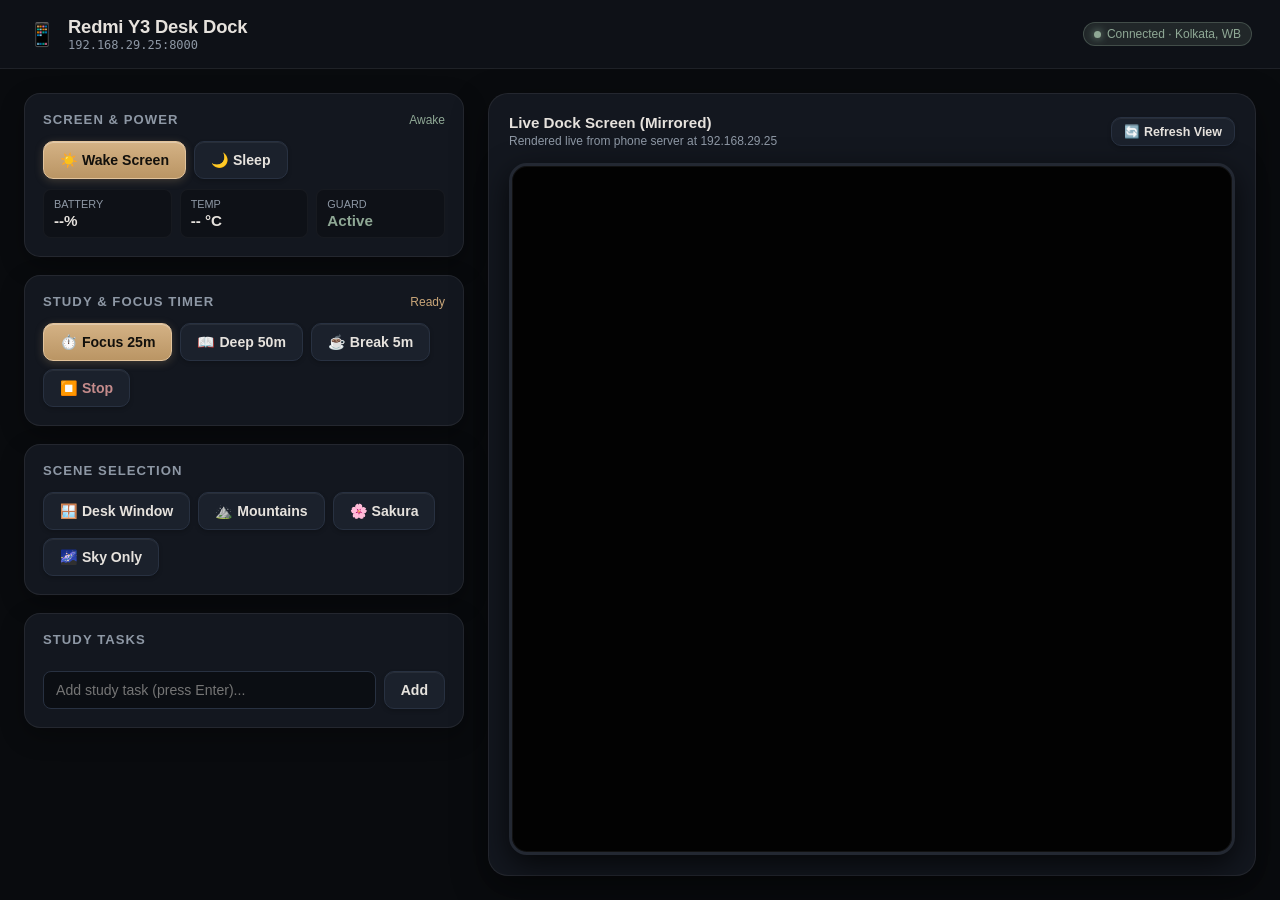
<file: web_remote/pc_hub.html>
<!doctype html>
<html lang="en">
<head>
  <meta charset="utf-8">
  <meta name="viewport" content="width=device-width, initial-scale=1">
  <title>Desk Dock — PC Control Hub & Live Mirror</title>
  <style>
    :root {
      --bg: #090B0E;
      --card: #13171F;
      --card-border: rgba(230, 226, 221, 0.08);
      --card-hover: rgba(230, 226, 221, 0.12);
      --fg: #E6E2DD;
      --muted: #8E98A5;
      --accent: #C9A679;
      --accent-glow: rgba(201, 166, 121, 0.25);
      --sage: #8FA895;
      --rose: #C48B8B;
      --cyan: #56B6C2;
      --btn-bg: #1B212C;
      --btn-border: #283141;
      --btn-active: #252D3C;
    }
    * { box-sizing: border-box; margin: 0; padding: 0; }
    body {
      background: var(--bg);
      color: var(--fg);
      font-family: -apple-system, BlinkMacSystemFont, "Segoe UI", Roboto, Inter, sans-serif;
      min-height: 100vh;
      display: flex;
      flex-direction: column;
    }
    header {
      padding: 16px 28px;
      display: flex;
      justify-content: space-between;
      align-items: center;
      border-bottom: 1px solid var(--card-border);
      background: rgba(19, 23, 31, 0.6);
      backdrop-filter: blur(12px);
    }
    .brand {
      display: flex;
      align-items: center;
      gap: 12px;
    }
    .brand h1 {
      font-size: 1.15rem;
      font-weight: 600;
      letter-spacing: -0.01em;
    }
    .status-pill {
      display: inline-flex;
      align-items: center;
      gap: 6px;
      padding: 4px 10px;
      background: rgba(143, 168, 149, 0.15);
      border: 1px solid rgba(143, 168, 149, 0.3);
      border-radius: 999px;
      font-size: 0.75rem;
      color: var(--sage);
      font-weight: 500;
    }
    .status-pill .dot {
      width: 7px;
      height: 7px;
      border-radius: 50%;
      background: var(--sage);
      box-shadow: 0 0 8px var(--sage);
    }
    main {
      flex: 1;
      display: grid;
      grid-template-columns: 440px 1fr;
      gap: 24px;
      padding: 24px;
      max-width: 1700px;
      margin: 0 auto;
      width: 100%;
    }
    @media (max-width: 1024px) {
      main { grid-template-columns: 1fr; }
    }
    .controls {
      display: flex;
      flex-direction: column;
      gap: 18px;
    }
    .panel {
      background: var(--card);
      border: 1px solid var(--card-border);
      border-radius: 16px;
      padding: 18px;
      box-shadow: 0 8px 24px rgba(0,0,0,0.3);
    }
    .panel-head {
      display: flex;
      justify-content: space-between;
      align-items: center;
      margin-bottom: 14px;
    }
    .panel-head h2 {
      font-size: 0.82rem;
      text-transform: uppercase;
      letter-spacing: 0.08em;
      color: var(--muted);
      font-weight: 600;
    }
    /* Tactile Buttons */
    .btn {
      display: inline-flex;
      align-items: center;
      justify-content: center;
      gap: 8px;
      padding: 10px 16px;
      border-radius: 10px;
      font-size: 0.88rem;
      font-weight: 600;
      cursor: pointer;
      border: 1px solid var(--btn-border);
      background: var(--btn-bg);
      color: var(--fg);
      transition: all 0.12s cubic-bezier(0.16, 1, 0.3, 1);
      box-shadow: 0 2px 4px rgba(0,0,0,0.2), inset 0 1px 0 rgba(255,255,255,0.06);
      user-select: none;
    }
    .btn:hover {
      background: #232B38;
      border-color: rgba(230, 226, 221, 0.2);
      transform: translateY(-1px);
      box-shadow: 0 4px 8px rgba(0,0,0,0.3), inset 0 1px 0 rgba(255,255,255,0.1);
    }
    .btn:active {
      transform: translateY(1px);
      background: var(--btn-active);
      box-shadow: inset 0 2px 4px rgba(0,0,0,0.4);
    }
    .btn.primary {
      background: linear-gradient(180deg, #D4B285 0%, #BA9564 100%);
      color: #12100C;
      border-color: #E2C39B;
      box-shadow: 0 2px 8px var(--accent-glow), inset 0 1px 0 rgba(255,255,255,0.3);
    }
    .btn.primary:hover {
      background: linear-gradient(180deg, #DFBD8F 0%, #C49F6D 100%);
      box-shadow: 0 4px 14px var(--accent-glow);
    }
    .btn.primary:active {
      box-shadow: inset 0 2px 4px rgba(0,0,0,0.3);
    }
    .btn-row {
      display: flex;
      flex-wrap: wrap;
      gap: 8px;
    }
    .telemetry-grid {
      display: grid;
      grid-template-columns: repeat(3, 1fr);
      gap: 8px;
      margin-top: 10px;
    }
    .telemetry-cell {
      background: rgba(0,0,0,0.25);
      border: 1px solid rgba(255,255,255,0.04);
      border-radius: 8px;
      padding: 8px 10px;
    }
    .telemetry-cell .k {
      font-size: 0.68rem;
      text-transform: uppercase;
      color: var(--muted);
    }
    .telemetry-cell .v {
      font-size: 0.95rem;
      font-weight: 600;
      color: var(--fg);
      margin-top: 2px;
    }
    input, select {
      background: rgba(0,0,0,0.4);
      border: 1px solid var(--btn-border);
      border-radius: 8px;
      color: var(--fg);
      padding: 8px 12px;
      font-size: 0.88rem;
      width: 100%;
      outline: none;
    }
    input:focus, select:focus {
      border-color: var(--accent);
      box-shadow: 0 0 0 2px var(--accent-glow);
    }
    .task-list {
      list-style: none;
      display: flex;
      flex-direction: column;
      gap: 6px;
      margin-bottom: 10px;
      max-height: 180px;
      overflow-y: auto;
    }
    .task-item {
      display: flex;
      align-items: center;
      justify-content: space-between;
      padding: 8px 10px;
      background: rgba(0,0,0,0.25);
      border-radius: 8px;
      font-size: 0.85rem;
    }
    .task-item label {
      display: flex;
      align-items: center;
      gap: 8px;
      cursor: pointer;
    }
    .task-item.done span {
      text-decoration: line-through;
      color: var(--muted);
    }
    /* Live Phone Screen Frame */
    .preview-container {
      display: flex;
      flex-direction: column;
      background: var(--card);
      border: 1px solid var(--card-border);
      border-radius: 20px;
      padding: 20px;
      box-shadow: 0 12px 36px rgba(0,0,0,0.4);
    }
    .preview-header {
      display: flex;
      justify-content: space-between;
      align-items: center;
      margin-bottom: 14px;
    }
    .preview-header h2 {
      font-size: 0.95rem;
      font-weight: 600;
      color: var(--fg);
    }
    .phone-bezel {
      flex: 1;
      background: #020202;
      border: 3px solid #232832;
      border-radius: 18px;
      overflow: hidden;
      position: relative;
      min-height: 480px;
      box-shadow: 0 10px 30px rgba(0,0,0,0.7), inset 0 0 0 1px rgba(255,255,255,0.06);
    }
    .phone-bezel iframe {
      width: 100%;
      height: 100%;
      border: 0;
      display: block;
    }
  </style>
</head>
<body>
  <header>
    <div class="brand">
      <div style="font-size: 1.4rem;">📱</div>
      <div>
        <h1>Redmi Y3 Desk Dock</h1>
        <div style="font-size: 0.75rem; color: var(--muted); font-family: monospace;">192.168.29.25:8000</div>
      </div>
    </div>
    <div style="display:flex; align-items:center; gap: 12px;">
      <div class="status-pill" id="connPill">
        <span class="dot"></span>
        <span id="connText">Connected · Kolkata, WB</span>
      </div>
    </div>
  </header>

  <main>
    <div class="controls">
      <!-- Screen & Hardware Power -->
      <section class="panel">
        <div class="panel-head">
          <h2>Screen & Power</h2>
          <span style="font-size:0.75rem; color:var(--sage)" id="scrStatus">Awake</span>
        </div>
        <div class="btn-row">
          <button class="btn primary" onclick="callPhone('/api/screen/wake')">☀️ Wake Screen</button>
          <button class="btn" onclick="callPhone('/api/screen/sleep')">🌙 Sleep</button>
        </div>
        <div class="telemetry-grid">
          <div class="telemetry-cell">
            <div class="k">Battery</div>
            <div class="v" id="tBat">--%</div>
          </div>
          <div class="telemetry-cell">
            <div class="k">Temp</div>
            <div class="v" id="tTemp">-- °C</div>
          </div>
          <div class="telemetry-cell">
            <div class="k">Guard</div>
            <div class="v" id="tGuard" style="color:var(--sage)">Active</div>
          </div>
        </div>
      </section>

      <!-- Focus & Pomodoro -->
      <section class="panel">
        <div class="panel-head">
          <h2>Study & Focus Timer</h2>
          <span style="font-size:0.75rem; color:var(--accent)" id="tmStatus">Ready</span>
        </div>
        <div class="btn-row">
          <button class="btn primary" onclick="setTimer(25, 'Focus')">⏱️ Focus 25m</button>
          <button class="btn" onclick="setTimer(50, 'Deep Work')">📖 Deep 50m</button>
          <button class="btn" onclick="setTimer(5, 'Break')">☕ Break 5m</button>
          <button class="btn" style="color:var(--rose)" onclick="stopTimer()">⏹️ Stop</button>
        </div>
      </section>

      <!-- Scene Switcher -->
      <section class="panel">
        <div class="panel-head">
          <h2>Scene Selection</h2>
        </div>
        <div class="btn-row">
          <button class="btn" onclick="setScene('desk')">🪟 Desk Window</button>
          <button class="btn" onclick="setScene('mountains')">⛰️ Mountains</button>
          <button class="btn" onclick="setScene('sakura')">🌸 Sakura</button>
          <button class="btn" onclick="setScene('sky')">🌌 Sky Only</button>
        </div>
      </section>

      <!-- Tasks Checklist -->
      <section class="panel">
        <div class="panel-head">
          <h2>Study Tasks</h2>
        </div>
        <ul class="task-list" id="taskList"></ul>
        <div style="display:flex; gap:8px;">
          <input id="newTaskInput" placeholder="Add study task (press Enter)..." onkeydown="if(event.key==='Enter')addTask()">
          <button class="btn" onclick="addTask()">Add</button>
        </div>
      </section>
    </div>

    <!-- Live Mirrored Display -->
    <div class="preview-container">
      <div class="preview-header">
        <div>
          <h2>Live Dock Screen (Mirrored)</h2>
          <span style="font-size:0.75rem; color:var(--muted)">Rendered live from phone server at 192.168.29.25</span>
        </div>
        <button class="btn" style="font-size:0.78rem; padding:6px 12px;" onclick="refreshIframe()">🔄 Refresh View</button>
      </div>
      <div class="phone-bezel">
        <iframe id="dockFrame" src="http://192.168.29.25:8000/dock/"></iframe>
      </div>
    </div>
  </main>

  <script>
    const PHONE_URL = "http://192.168.29.25:8000";
    const TOKEN = "36769d33";

    async function callPhone(path, payload) {
      try {
        const res = await fetch(PHONE_URL + path, {
          method: payload !== undefined ? "POST" : "GET",
          headers: { "X-Token": TOKEN, "Content-Type": "application/json" },
          body: payload !== undefined ? JSON.stringify(payload) : undefined
        });
        const data = await res.json();
        syncState();
        return data;
      } catch (err) {
        console.error("Phone call error:", err);
      }
    }

    function setTimer(minutes, label) {
      callPhone('/api/timer', { action: 'start', minutes: minutes, label: label });
    }
    function stopTimer() {
      callPhone('/api/timer', { action: 'stop' });
    }
    function setScene(name) {
      callPhone('/api/settings', { scene: name });
      refreshIframe();
    }
    function refreshIframe() {
      const f = document.getElementById("dockFrame");
      f.src = PHONE_URL + "/dock/?_t=" + Date.now();
    }

    async function syncState() {
      try {
        const st = await callPhone('/api/state');
        if (!st) return;
        document.getElementById("tBat").textContent = (st.battery?.capacity ?? "--") + "%";
        document.getElementById("tTemp").textContent = (st.battery?.temp_c ?? "--") + " °C";
        document.getElementById("tGuard").textContent = st.battery?.guard?.charging_allowed ? "Charging" : "Protected (50-60%)";

        const tm = st.timer;
        if (tm?.running && tm.endsAt > Date.now()) {
          const s = Math.round((tm.endsAt - Date.now()) / 1000);
          document.getElementById("tmStatus").textContent = Math.floor(s/60) + ":" + String(s%60).padStart(2, '0') + " left";
        } else {
          document.getElementById("tmStatus").textContent = "Ready";
        }

        const list = document.getElementById("taskList");
        list.innerHTML = (st.tasks || []).map(t => `
          <li class="task-item ${t.done ? 'done' : ''}">
            <label>
              <input type="checkbox" ${t.done ? 'checked' : ''} onchange="callPhone('/api/tasks/${t.id}', {done: this.checked})">
              <span>${t.text}</span>
            </label>
            <button class="btn" style="padding:2px 8px; font-size:0.75rem;" onclick="callPhone('/api/tasks/${t.id}', {delete: true})">✕</button>
          </li>
        `).join("");
      } catch (e) {}
    }

    function addTask() {
      const inp = document.getElementById("newTaskInput");
      const txt = inp.value.trim();
      if (!txt) return;
      callPhone('/api/tasks', { text: txt });
      inp.value = "";
    }

    setInterval(syncState, 4000);
    syncState();
  </script>
</body>
</html>
</file>
